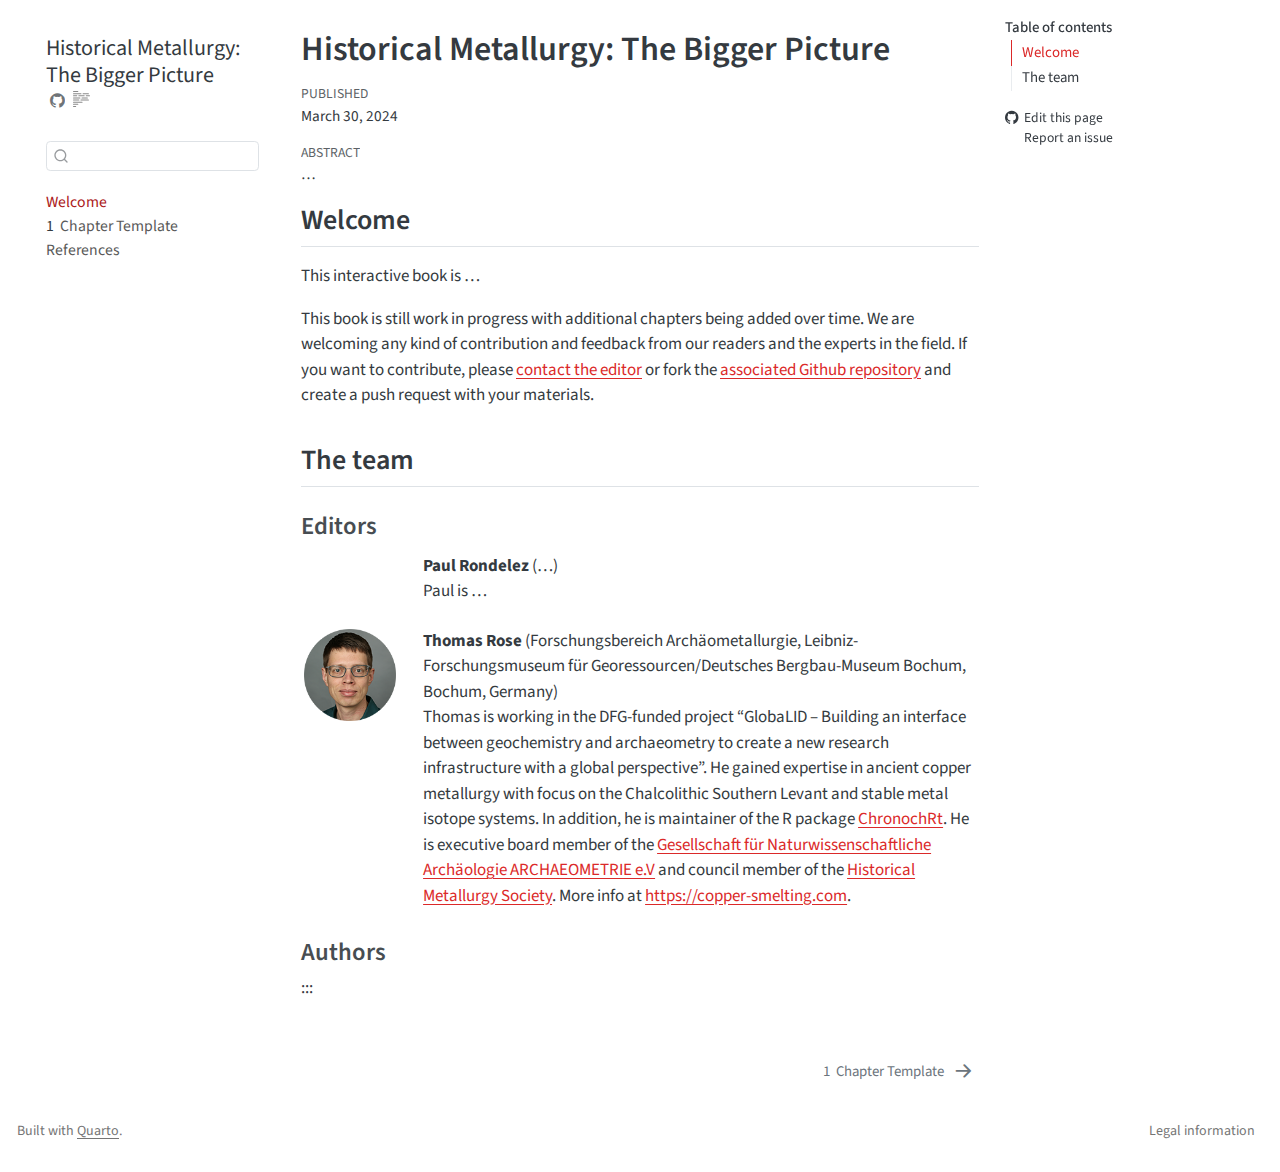
<file: index.html>
<!DOCTYPE html>
<html xmlns="http://www.w3.org/1999/xhtml" lang="en" xml:lang="en"><head>

<meta charset="utf-8">
<meta name="generator" content="quarto-1.4.552">

<meta name="viewport" content="width=device-width, initial-scale=1.0, user-scalable=yes">

<meta name="dcterms.date" content="2024-03-30">

<title>Historical Metallurgy: The Bigger Picture</title>
<style>
code{white-space: pre-wrap;}
span.smallcaps{font-variant: small-caps;}
div.columns{display: flex; gap: min(4vw, 1.5em);}
div.column{flex: auto; overflow-x: auto;}
div.hanging-indent{margin-left: 1.5em; text-indent: -1.5em;}
ul.task-list{list-style: none;}
ul.task-list li input[type="checkbox"] {
  width: 0.8em;
  margin: 0 0.8em 0.2em -1em; /* quarto-specific, see https://github.com/quarto-dev/quarto-cli/issues/4556 */ 
  vertical-align: middle;
}
</style>


<script src="site_libs/quarto-nav/quarto-nav.js"></script>
<script src="site_libs/quarto-nav/headroom.min.js"></script>
<script src="site_libs/clipboard/clipboard.min.js"></script>
<script src="site_libs/quarto-search/autocomplete.umd.js"></script>
<script src="site_libs/quarto-search/fuse.min.js"></script>
<script src="site_libs/quarto-search/quarto-search.js"></script>
<meta name="quarto:offset" content="./">
<link href="./chapter_dummy.html" rel="next">
<script src="site_libs/quarto-html/quarto.js"></script>
<script src="site_libs/quarto-html/popper.min.js"></script>
<script src="site_libs/quarto-html/tippy.umd.min.js"></script>
<script src="site_libs/quarto-html/anchor.min.js"></script>
<link href="site_libs/quarto-html/tippy.css" rel="stylesheet">
<link href="site_libs/quarto-html/quarto-syntax-highlighting.css" rel="stylesheet" id="quarto-text-highlighting-styles">
<script src="site_libs/bootstrap/bootstrap.min.js"></script>
<link href="site_libs/bootstrap/bootstrap-icons.css" rel="stylesheet">
<link href="site_libs/bootstrap/bootstrap.min.css" rel="stylesheet" id="quarto-bootstrap" data-mode="light">
<script id="quarto-search-options" type="application/json">{
  "location": "sidebar",
  "copy-button": false,
  "collapse-after": 3,
  "panel-placement": "start",
  "type": "textbox",
  "limit": 50,
  "keyboard-shortcut": [
    "f",
    "/",
    "s"
  ],
  "show-item-context": false,
  "language": {
    "search-no-results-text": "No results",
    "search-matching-documents-text": "matching documents",
    "search-copy-link-title": "Copy link to search",
    "search-hide-matches-text": "Hide additional matches",
    "search-more-match-text": "more match in this document",
    "search-more-matches-text": "more matches in this document",
    "search-clear-button-title": "Clear",
    "search-text-placeholder": "",
    "search-detached-cancel-button-title": "Cancel",
    "search-submit-button-title": "Submit",
    "search-label": "Search"
  }
}</script>
<style>html{ scroll-behavior: smooth; }</style>


<meta property="og:title" content="Historical Metallurgy: The Bigger Picture">
<meta property="og:description" content="…">
<meta property="og:site_name" content="Historical Metallurgy: The Bigger Picture">
<meta name="twitter:title" content="Historical Metallurgy: The Bigger Picture">
<meta name="twitter:description" content="…">
<meta name="twitter:card" content="summary">
</head>

<body class="nav-sidebar floating">

<div id="quarto-search-results"></div>
  <header id="quarto-header" class="headroom fixed-top">
  <nav class="quarto-secondary-nav">
    <div class="container-fluid d-flex">
      <button type="button" class="quarto-btn-toggle btn" data-bs-toggle="collapse" data-bs-target=".quarto-sidebar-collapse-item" aria-controls="quarto-sidebar" aria-expanded="false" aria-label="Toggle sidebar navigation" onclick="if (window.quartoToggleHeadroom) { window.quartoToggleHeadroom(); }">
        <i class="bi bi-layout-text-sidebar-reverse"></i>
      </button>
        <nav class="quarto-page-breadcrumbs" aria-label="breadcrumb"><ol class="breadcrumb"><li class="breadcrumb-item"><a href="./index.html">Welcome</a></li></ol></nav>
        <a class="flex-grow-1" role="button" data-bs-toggle="collapse" data-bs-target=".quarto-sidebar-collapse-item" aria-controls="quarto-sidebar" aria-expanded="false" aria-label="Toggle sidebar navigation" onclick="if (window.quartoToggleHeadroom) { window.quartoToggleHeadroom(); }">      
        </a>
      <button type="button" class="btn quarto-search-button" aria-label="" onclick="window.quartoOpenSearch();">
        <i class="bi bi-search"></i>
      </button>
    </div>
  </nav>
</header>
<!-- content -->
<div id="quarto-content" class="quarto-container page-columns page-rows-contents page-layout-article">
<!-- sidebar -->
  <nav id="quarto-sidebar" class="sidebar collapse collapse-horizontal quarto-sidebar-collapse-item sidebar-navigation floating overflow-auto">
    <div class="pt-lg-2 mt-2 text-left sidebar-header">
    <div class="sidebar-title mb-0 py-0">
      <a href="./">Historical Metallurgy: The Bigger Picture</a> 
        <div class="sidebar-tools-main">
    <a href="https://github.com/archaeothommy/historical-metallurgy-bigger-picture" title="Source Code" class="quarto-navigation-tool px-1" aria-label="Source Code"><i class="bi bi-github"></i></a>
  <a href="" class="quarto-reader-toggle quarto-navigation-tool px-1" onclick="window.quartoToggleReader(); return false;" title="Toggle reader mode">
  <div class="quarto-reader-toggle-btn">
  <i class="bi"></i>
  </div>
</a>
</div>
    </div>
      </div>
        <div class="mt-2 flex-shrink-0 align-items-center">
        <div class="sidebar-search">
        <div id="quarto-search" class="" title="Search"></div>
        </div>
        </div>
    <div class="sidebar-menu-container"> 
    <ul class="list-unstyled mt-1">
        <li class="sidebar-item">
  <div class="sidebar-item-container"> 
  <a href="./index.html" class="sidebar-item-text sidebar-link active">
 <span class="menu-text">Welcome</span></a>
  </div>
</li>
        <li class="sidebar-item">
  <div class="sidebar-item-container"> 
  <a href="./chapter_dummy.html" class="sidebar-item-text sidebar-link">
 <span class="menu-text"><span class="chapter-number">1</span>&nbsp; <span class="chapter-title">Chapter Template</span></span></a>
  </div>
</li>
        <li class="sidebar-item">
  <div class="sidebar-item-container"> 
  <a href="./references.html" class="sidebar-item-text sidebar-link">
 <span class="menu-text">References</span></a>
  </div>
</li>
    </ul>
    </div>
</nav>
<div id="quarto-sidebar-glass" class="quarto-sidebar-collapse-item" data-bs-toggle="collapse" data-bs-target=".quarto-sidebar-collapse-item"></div>
<!-- margin-sidebar -->
    <div id="quarto-margin-sidebar" class="sidebar margin-sidebar">
        <nav id="TOC" role="doc-toc" class="toc-active">
    <h2 id="toc-title">Table of contents</h2>
   
  <ul>
  <li><a href="#welcome" id="toc-welcome" class="nav-link active" data-scroll-target="#welcome">Welcome</a></li>
  <li><a href="#the-team" id="toc-the-team" class="nav-link" data-scroll-target="#the-team">The team</a>
  <ul class="collapse">
  <li><a href="#editors" id="toc-editors" class="nav-link" data-scroll-target="#editors">Editors</a></li>
  <li><a href="#authors" id="toc-authors" class="nav-link" data-scroll-target="#authors">Authors</a></li>
  </ul></li>
  </ul>
<div class="toc-actions"><ul><li><a href="https://github.com/archaeothommy/historical-metallurgy-bigger-picture/edit/main/index.qmd" class="toc-action"><i class="bi bi-github"></i>Edit this page</a></li><li><a href="https://github.com/archaeothommy/historical-metallurgy-bigger-picture/issues/new" class="toc-action"><i class="bi empty"></i>Report an issue</a></li></ul></div></nav>
    </div>
<!-- main -->
<main class="content" id="quarto-document-content">

<header id="title-block-header" class="quarto-title-block default">
<div class="quarto-title">
<h1 class="title">Historical Metallurgy: The Bigger Picture</h1>
</div>



<div class="quarto-title-meta">

    
    <div>
    <div class="quarto-title-meta-heading">Published</div>
    <div class="quarto-title-meta-contents">
      <p class="date">March 30, 2024</p>
    </div>
  </div>
  
    
  </div>
  
<div>
  <div class="abstract">
    <div class="block-title">Abstract</div>
    <p>…</p>
  </div>
</div>


</header>


<section id="welcome" class="level2 unnumbered">
<h2 class="unnumbered anchored" data-anchor-id="welcome">Welcome</h2>
<p>This interactive book is …</p>
<p>This book is still work in progress with additional chapters being added over time. We are welcoming any kind of contribution and feedback from our readers and the experts in the field. If you want to contribute, please <a href="mailto:prondelez@yahoo.com">contact the editor</a> or fork the <a href="https://github.com/archaeothommy/historical-metallurgy-bigger-picture">associated Github repository</a> and create a push request with your materials.</p>
</section>
<section id="the-team" class="level2">
<h2 class="anchored" data-anchor-id="the-team">The team</h2>
<section id="editors" class="level3">
<h3 class="anchored" data-anchor-id="editors">Editors</h3>
<div>

</div>
<div class="quarto-layout-panel" data-layout="[ 15 , 85 ]">
<div class="quarto-layout-row">
<div id="column-image" class="quarto-layout-cell" style="flex-basis: 15.0%;justify-content: flex-start;">
<!--![](assets/TRose.png) -->
</div>
<div id="column-text" class="quarto-layout-cell" style="flex-basis: 85.0%;justify-content: flex-start;">
<p><strong>Paul Rondelez</strong> (…) <br> Paul is …</p>
</div>
</div>
</div>
<div>

</div>
<div class="quarto-layout-panel" data-layout="[ 15 , 85 ]">
<div class="quarto-layout-row">
<div id="column-image" class="quarto-layout-cell" style="flex-basis: 15.0%;justify-content: center;">
<p><img src="assets/TRose.png" class="img-fluid"></p>
</div>
<div id="column-text" class="quarto-layout-cell" style="flex-basis: 85.0%;justify-content: flex-start;">
<p><strong>Thomas Rose</strong> (Forschungsbereich Archäometallurgie, Leibniz-Forschungsmuseum für Georessourcen/Deutsches Bergbau-Museum Bochum, Bochum, Germany) <br> Thomas is working in the DFG-funded project “GlobaLID – Building an interface between geochemistry and archaeometry to create a new research infrastructure with a global perspective”. He gained expertise in ancient copper metallurgy with focus on the Chalcolithic Southern Levant and stable metal isotope systems. In addition, he is maintainer of the R package <a href="https://cran.r-project.org/package=chronochrt">ChronochRt</a>. He is executive board member of the <a href="https://www.archaeometrie.de/">Gesellschaft für Naturwissenschaftliche Archäologie ARCHAEOMETRIE e.V</a> and council member of the <a href="https://historicalmetallurgy.org">Historical Metallurgy Society</a>. More info at <a href="https://copper-smelting.com" class="uri">https://copper-smelting.com</a>.</p>
</div>
</div>
</div>
</section>
<section id="authors" class="level3">
<h3 class="anchored" data-anchor-id="authors">Authors</h3>
<!--
::: {layout="[ 15 , 85 ]"}

::: {#column-image}
![](cover.png)
:::

::: {#column-text}
**Name** (Affiliation)
::: 

:::
-->

<div class="hidden" data-render-id="footer-right-/about.html">
<p>Legal information</p>
</div>
<p>:::</p>

</section>
</section>

</main> <!-- /main -->
<script id="quarto-html-after-body" type="application/javascript">
window.document.addEventListener("DOMContentLoaded", function (event) {
  const toggleBodyColorMode = (bsSheetEl) => {
    const mode = bsSheetEl.getAttribute("data-mode");
    const bodyEl = window.document.querySelector("body");
    if (mode === "dark") {
      bodyEl.classList.add("quarto-dark");
      bodyEl.classList.remove("quarto-light");
    } else {
      bodyEl.classList.add("quarto-light");
      bodyEl.classList.remove("quarto-dark");
    }
  }
  const toggleBodyColorPrimary = () => {
    const bsSheetEl = window.document.querySelector("link#quarto-bootstrap");
    if (bsSheetEl) {
      toggleBodyColorMode(bsSheetEl);
    }
  }
  toggleBodyColorPrimary();  
  const icon = "";
  const anchorJS = new window.AnchorJS();
  anchorJS.options = {
    placement: 'right',
    icon: icon
  };
  anchorJS.add('.anchored');
  const isCodeAnnotation = (el) => {
    for (const clz of el.classList) {
      if (clz.startsWith('code-annotation-')) {                     
        return true;
      }
    }
    return false;
  }
  const clipboard = new window.ClipboardJS('.code-copy-button', {
    text: function(trigger) {
      const codeEl = trigger.previousElementSibling.cloneNode(true);
      for (const childEl of codeEl.children) {
        if (isCodeAnnotation(childEl)) {
          childEl.remove();
        }
      }
      return codeEl.innerText;
    }
  });
  clipboard.on('success', function(e) {
    // button target
    const button = e.trigger;
    // don't keep focus
    button.blur();
    // flash "checked"
    button.classList.add('code-copy-button-checked');
    var currentTitle = button.getAttribute("title");
    button.setAttribute("title", "Copied!");
    let tooltip;
    if (window.bootstrap) {
      button.setAttribute("data-bs-toggle", "tooltip");
      button.setAttribute("data-bs-placement", "left");
      button.setAttribute("data-bs-title", "Copied!");
      tooltip = new bootstrap.Tooltip(button, 
        { trigger: "manual", 
          customClass: "code-copy-button-tooltip",
          offset: [0, -8]});
      tooltip.show();    
    }
    setTimeout(function() {
      if (tooltip) {
        tooltip.hide();
        button.removeAttribute("data-bs-title");
        button.removeAttribute("data-bs-toggle");
        button.removeAttribute("data-bs-placement");
      }
      button.setAttribute("title", currentTitle);
      button.classList.remove('code-copy-button-checked');
    }, 1000);
    // clear code selection
    e.clearSelection();
  });
    var localhostRegex = new RegExp(/^(?:http|https):\/\/localhost\:?[0-9]*\//);
    var mailtoRegex = new RegExp(/^mailto:/);
      var filterRegex = new RegExp("https:\/\/archaeothommy\.github\.io\/historical-metallurgy-bigger-picture\/");
    var isInternal = (href) => {
        return filterRegex.test(href) || localhostRegex.test(href) || mailtoRegex.test(href);
    }
    // Inspect non-navigation links and adorn them if external
 	var links = window.document.querySelectorAll('a[href]:not(.nav-link):not(.navbar-brand):not(.toc-action):not(.sidebar-link):not(.sidebar-item-toggle):not(.pagination-link):not(.no-external):not([aria-hidden]):not(.dropdown-item):not(.quarto-navigation-tool)');
    for (var i=0; i<links.length; i++) {
      const link = links[i];
      if (!isInternal(link.href)) {
        // undo the damage that might have been done by quarto-nav.js in the case of
        // links that we want to consider external
        if (link.dataset.originalHref !== undefined) {
          link.href = link.dataset.originalHref;
        }
          // target, if specified
          link.setAttribute("target", "_blank");
          if (link.getAttribute("rel") === null) {
            link.setAttribute("rel", "noopener");
          }
      }
    }
  function tippyHover(el, contentFn, onTriggerFn, onUntriggerFn) {
    const config = {
      allowHTML: true,
      maxWidth: 500,
      delay: 100,
      arrow: false,
      appendTo: function(el) {
          return el.parentElement;
      },
      interactive: true,
      interactiveBorder: 10,
      theme: 'quarto',
      placement: 'bottom-start',
    };
    if (contentFn) {
      config.content = contentFn;
    }
    if (onTriggerFn) {
      config.onTrigger = onTriggerFn;
    }
    if (onUntriggerFn) {
      config.onUntrigger = onUntriggerFn;
    }
    window.tippy(el, config); 
  }
  const noterefs = window.document.querySelectorAll('a[role="doc-noteref"]');
  for (var i=0; i<noterefs.length; i++) {
    const ref = noterefs[i];
    tippyHover(ref, function() {
      // use id or data attribute instead here
      let href = ref.getAttribute('data-footnote-href') || ref.getAttribute('href');
      try { href = new URL(href).hash; } catch {}
      const id = href.replace(/^#\/?/, "");
      const note = window.document.getElementById(id);
      if (note) {
        return note.innerHTML;
      } else {
        return "";
      }
    });
  }
  const xrefs = window.document.querySelectorAll('a.quarto-xref');
  const processXRef = (id, note) => {
    // Strip column container classes
    const stripColumnClz = (el) => {
      el.classList.remove("page-full", "page-columns");
      if (el.children) {
        for (const child of el.children) {
          stripColumnClz(child);
        }
      }
    }
    stripColumnClz(note)
    if (id === null || id.startsWith('sec-')) {
      // Special case sections, only their first couple elements
      const container = document.createElement("div");
      if (note.children && note.children.length > 2) {
        container.appendChild(note.children[0].cloneNode(true));
        for (let i = 1; i < note.children.length; i++) {
          const child = note.children[i];
          if (child.tagName === "P" && child.innerText === "") {
            continue;
          } else {
            container.appendChild(child.cloneNode(true));
            break;
          }
        }
        if (window.Quarto?.typesetMath) {
          window.Quarto.typesetMath(container);
        }
        return container.innerHTML
      } else {
        if (window.Quarto?.typesetMath) {
          window.Quarto.typesetMath(note);
        }
        return note.innerHTML;
      }
    } else {
      // Remove any anchor links if they are present
      const anchorLink = note.querySelector('a.anchorjs-link');
      if (anchorLink) {
        anchorLink.remove();
      }
      if (window.Quarto?.typesetMath) {
        window.Quarto.typesetMath(note);
      }
      // TODO in 1.5, we should make sure this works without a callout special case
      if (note.classList.contains("callout")) {
        return note.outerHTML;
      } else {
        return note.innerHTML;
      }
    }
  }
  for (var i=0; i<xrefs.length; i++) {
    const xref = xrefs[i];
    tippyHover(xref, undefined, function(instance) {
      instance.disable();
      let url = xref.getAttribute('href');
      let hash = undefined; 
      if (url.startsWith('#')) {
        hash = url;
      } else {
        try { hash = new URL(url).hash; } catch {}
      }
      if (hash) {
        const id = hash.replace(/^#\/?/, "");
        const note = window.document.getElementById(id);
        if (note !== null) {
          try {
            const html = processXRef(id, note.cloneNode(true));
            instance.setContent(html);
          } finally {
            instance.enable();
            instance.show();
          }
        } else {
          // See if we can fetch this
          fetch(url.split('#')[0])
          .then(res => res.text())
          .then(html => {
            const parser = new DOMParser();
            const htmlDoc = parser.parseFromString(html, "text/html");
            const note = htmlDoc.getElementById(id);
            if (note !== null) {
              const html = processXRef(id, note);
              instance.setContent(html);
            } 
          }).finally(() => {
            instance.enable();
            instance.show();
          });
        }
      } else {
        // See if we can fetch a full url (with no hash to target)
        // This is a special case and we should probably do some content thinning / targeting
        fetch(url)
        .then(res => res.text())
        .then(html => {
          const parser = new DOMParser();
          const htmlDoc = parser.parseFromString(html, "text/html");
          const note = htmlDoc.querySelector('main.content');
          if (note !== null) {
            // This should only happen for chapter cross references
            // (since there is no id in the URL)
            // remove the first header
            if (note.children.length > 0 && note.children[0].tagName === "HEADER") {
              note.children[0].remove();
            }
            const html = processXRef(null, note);
            instance.setContent(html);
          } 
        }).finally(() => {
          instance.enable();
          instance.show();
        });
      }
    }, function(instance) {
    });
  }
      let selectedAnnoteEl;
      const selectorForAnnotation = ( cell, annotation) => {
        let cellAttr = 'data-code-cell="' + cell + '"';
        let lineAttr = 'data-code-annotation="' +  annotation + '"';
        const selector = 'span[' + cellAttr + '][' + lineAttr + ']';
        return selector;
      }
      const selectCodeLines = (annoteEl) => {
        const doc = window.document;
        const targetCell = annoteEl.getAttribute("data-target-cell");
        const targetAnnotation = annoteEl.getAttribute("data-target-annotation");
        const annoteSpan = window.document.querySelector(selectorForAnnotation(targetCell, targetAnnotation));
        const lines = annoteSpan.getAttribute("data-code-lines").split(",");
        const lineIds = lines.map((line) => {
          return targetCell + "-" + line;
        })
        let top = null;
        let height = null;
        let parent = null;
        if (lineIds.length > 0) {
            //compute the position of the single el (top and bottom and make a div)
            const el = window.document.getElementById(lineIds[0]);
            top = el.offsetTop;
            height = el.offsetHeight;
            parent = el.parentElement.parentElement;
          if (lineIds.length > 1) {
            const lastEl = window.document.getElementById(lineIds[lineIds.length - 1]);
            const bottom = lastEl.offsetTop + lastEl.offsetHeight;
            height = bottom - top;
          }
          if (top !== null && height !== null && parent !== null) {
            // cook up a div (if necessary) and position it 
            let div = window.document.getElementById("code-annotation-line-highlight");
            if (div === null) {
              div = window.document.createElement("div");
              div.setAttribute("id", "code-annotation-line-highlight");
              div.style.position = 'absolute';
              parent.appendChild(div);
            }
            div.style.top = top - 2 + "px";
            div.style.height = height + 4 + "px";
            div.style.left = 0;
            let gutterDiv = window.document.getElementById("code-annotation-line-highlight-gutter");
            if (gutterDiv === null) {
              gutterDiv = window.document.createElement("div");
              gutterDiv.setAttribute("id", "code-annotation-line-highlight-gutter");
              gutterDiv.style.position = 'absolute';
              const codeCell = window.document.getElementById(targetCell);
              const gutter = codeCell.querySelector('.code-annotation-gutter');
              gutter.appendChild(gutterDiv);
            }
            gutterDiv.style.top = top - 2 + "px";
            gutterDiv.style.height = height + 4 + "px";
          }
          selectedAnnoteEl = annoteEl;
        }
      };
      const unselectCodeLines = () => {
        const elementsIds = ["code-annotation-line-highlight", "code-annotation-line-highlight-gutter"];
        elementsIds.forEach((elId) => {
          const div = window.document.getElementById(elId);
          if (div) {
            div.remove();
          }
        });
        selectedAnnoteEl = undefined;
      };
        // Handle positioning of the toggle
    window.addEventListener(
      "resize",
      throttle(() => {
        elRect = undefined;
        if (selectedAnnoteEl) {
          selectCodeLines(selectedAnnoteEl);
        }
      }, 10)
    );
    function throttle(fn, ms) {
    let throttle = false;
    let timer;
      return (...args) => {
        if(!throttle) { // first call gets through
            fn.apply(this, args);
            throttle = true;
        } else { // all the others get throttled
            if(timer) clearTimeout(timer); // cancel #2
            timer = setTimeout(() => {
              fn.apply(this, args);
              timer = throttle = false;
            }, ms);
        }
      };
    }
      // Attach click handler to the DT
      const annoteDls = window.document.querySelectorAll('dt[data-target-cell]');
      for (const annoteDlNode of annoteDls) {
        annoteDlNode.addEventListener('click', (event) => {
          const clickedEl = event.target;
          if (clickedEl !== selectedAnnoteEl) {
            unselectCodeLines();
            const activeEl = window.document.querySelector('dt[data-target-cell].code-annotation-active');
            if (activeEl) {
              activeEl.classList.remove('code-annotation-active');
            }
            selectCodeLines(clickedEl);
            clickedEl.classList.add('code-annotation-active');
          } else {
            // Unselect the line
            unselectCodeLines();
            clickedEl.classList.remove('code-annotation-active');
          }
        });
      }
  const findCites = (el) => {
    const parentEl = el.parentElement;
    if (parentEl) {
      const cites = parentEl.dataset.cites;
      if (cites) {
        return {
          el,
          cites: cites.split(' ')
        };
      } else {
        return findCites(el.parentElement)
      }
    } else {
      return undefined;
    }
  };
  var bibliorefs = window.document.querySelectorAll('a[role="doc-biblioref"]');
  for (var i=0; i<bibliorefs.length; i++) {
    const ref = bibliorefs[i];
    const citeInfo = findCites(ref);
    if (citeInfo) {
      tippyHover(citeInfo.el, function() {
        var popup = window.document.createElement('div');
        citeInfo.cites.forEach(function(cite) {
          var citeDiv = window.document.createElement('div');
          citeDiv.classList.add('hanging-indent');
          citeDiv.classList.add('csl-entry');
          var biblioDiv = window.document.getElementById('ref-' + cite);
          if (biblioDiv) {
            citeDiv.innerHTML = biblioDiv.innerHTML;
          }
          popup.appendChild(citeDiv);
        });
        return popup.innerHTML;
      });
    }
  }
});
</script>
<nav class="page-navigation">
  <div class="nav-page nav-page-previous">
  </div>
  <div class="nav-page nav-page-next">
      <a href="./chapter_dummy.html" class="pagination-link" aria-label="Chapter Template">
        <span class="nav-page-text"><span class="chapter-number">1</span>&nbsp; <span class="chapter-title">Chapter Template</span></span> <i class="bi bi-arrow-right-short"></i>
      </a>
  </div>
</nav>
</div> <!-- /content -->
<footer class="footer">
  <div class="nav-footer">
    <div class="nav-footer-left">
      <ul class="footer-items list-unstyled">
    <li class="nav-item">
 Built with <a href="https://quarto.org/">Quarto</a>.
  </li>  
</ul>
    </div>   
    <div class="nav-footer-center">
      &nbsp;
    <div class="toc-actions d-sm-block d-md-none"><ul><li><a href="https://github.com/archaeothommy/historical-metallurgy-bigger-picture/edit/main/index.qmd" class="toc-action"><i class="bi bi-github"></i>Edit this page</a></li><li><a href="https://github.com/archaeothommy/historical-metallurgy-bigger-picture/issues/new" class="toc-action"><i class="bi empty"></i>Report an issue</a></li></ul></div></div>
    <div class="nav-footer-right">
      <ul class="footer-items list-unstyled">
    <li class="nav-item">
    <a class="nav-link" href="./about.html">
 Legal information
    </a>
  </li>  
</ul>
    </div>
  </div>
</footer>




<script src="site_libs/quarto-html/zenscroll-min.js"></script>
</body></html>
</file>
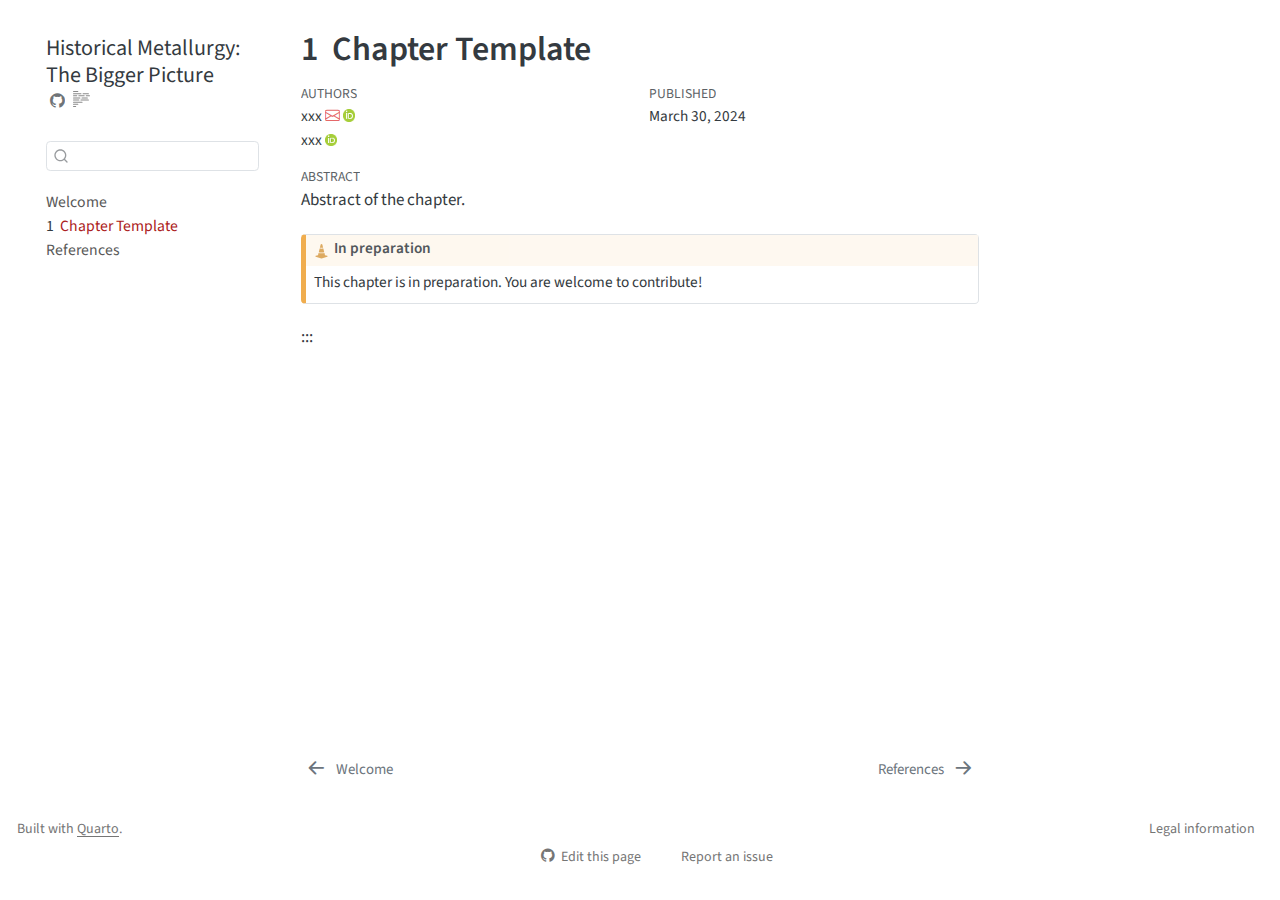
<file: chapter_dummy.html>
<!DOCTYPE html>
<html xmlns="http://www.w3.org/1999/xhtml" lang="en" xml:lang="en"><head>

<meta charset="utf-8">
<meta name="generator" content="quarto-1.4.552">

<meta name="viewport" content="width=device-width, initial-scale=1.0, user-scalable=yes">

<meta name="author" content="xxx">
<meta name="author" content="xxx">
<meta name="dcterms.date" content="2024-03-30">

<title>Historical Metallurgy: The Bigger Picture - 1&nbsp; Chapter Template</title>
<style>
code{white-space: pre-wrap;}
span.smallcaps{font-variant: small-caps;}
div.columns{display: flex; gap: min(4vw, 1.5em);}
div.column{flex: auto; overflow-x: auto;}
div.hanging-indent{margin-left: 1.5em; text-indent: -1.5em;}
ul.task-list{list-style: none;}
ul.task-list li input[type="checkbox"] {
  width: 0.8em;
  margin: 0 0.8em 0.2em -1em; /* quarto-specific, see https://github.com/quarto-dev/quarto-cli/issues/4556 */ 
  vertical-align: middle;
}
</style>


<script src="site_libs/quarto-nav/quarto-nav.js"></script>
<script src="site_libs/quarto-nav/headroom.min.js"></script>
<script src="site_libs/clipboard/clipboard.min.js"></script>
<script src="site_libs/quarto-search/autocomplete.umd.js"></script>
<script src="site_libs/quarto-search/fuse.min.js"></script>
<script src="site_libs/quarto-search/quarto-search.js"></script>
<meta name="quarto:offset" content="./">
<link href="./references.html" rel="next">
<link href="./index.html" rel="prev">
<script src="site_libs/quarto-html/quarto.js"></script>
<script src="site_libs/quarto-html/popper.min.js"></script>
<script src="site_libs/quarto-html/tippy.umd.min.js"></script>
<script src="site_libs/quarto-html/anchor.min.js"></script>
<link href="site_libs/quarto-html/tippy.css" rel="stylesheet">
<link href="site_libs/quarto-html/quarto-syntax-highlighting.css" rel="stylesheet" id="quarto-text-highlighting-styles">
<script src="site_libs/bootstrap/bootstrap.min.js"></script>
<link href="site_libs/bootstrap/bootstrap-icons.css" rel="stylesheet">
<link href="site_libs/bootstrap/bootstrap.min.css" rel="stylesheet" id="quarto-bootstrap" data-mode="light">
<script id="quarto-search-options" type="application/json">{
  "location": "sidebar",
  "copy-button": false,
  "collapse-after": 3,
  "panel-placement": "start",
  "type": "textbox",
  "limit": 50,
  "keyboard-shortcut": [
    "f",
    "/",
    "s"
  ],
  "show-item-context": false,
  "language": {
    "search-no-results-text": "No results",
    "search-matching-documents-text": "matching documents",
    "search-copy-link-title": "Copy link to search",
    "search-hide-matches-text": "Hide additional matches",
    "search-more-match-text": "more match in this document",
    "search-more-matches-text": "more matches in this document",
    "search-clear-button-title": "Clear",
    "search-text-placeholder": "",
    "search-detached-cancel-button-title": "Cancel",
    "search-submit-button-title": "Submit",
    "search-label": "Search"
  }
}</script>
<style>html{ scroll-behavior: smooth; }</style>


<meta property="og:title" content="Historical Metallurgy: The Bigger Picture - 1&nbsp; Chapter Template">
<meta property="og:description" content="Abstract of the chapter.">
<meta property="og:image" content="https://archaeothommy.github.io/historical-metallurgy-bigger-picture/[data-uri]">
<meta property="og:site_name" content="Historical Metallurgy: The Bigger Picture">
<meta name="twitter:title" content="Historical Metallurgy: The Bigger Picture - 1&nbsp; Chapter Template">
<meta name="twitter:description" content="Abstract of the chapter.">
<meta name="twitter:image" content="https://archaeothommy.github.io/historical-metallurgy-bigger-picture/[data-uri]">
<meta name="twitter:card" content="summary_large_image">
</head>

<body class="nav-sidebar floating">

<div id="quarto-search-results"></div>
  <header id="quarto-header" class="headroom fixed-top">
  <nav class="quarto-secondary-nav">
    <div class="container-fluid d-flex">
      <button type="button" class="quarto-btn-toggle btn" data-bs-toggle="collapse" data-bs-target=".quarto-sidebar-collapse-item" aria-controls="quarto-sidebar" aria-expanded="false" aria-label="Toggle sidebar navigation" onclick="if (window.quartoToggleHeadroom) { window.quartoToggleHeadroom(); }">
        <i class="bi bi-layout-text-sidebar-reverse"></i>
      </button>
        <nav class="quarto-page-breadcrumbs" aria-label="breadcrumb"><ol class="breadcrumb"><li class="breadcrumb-item"><a href="./chapter_dummy.html"><span class="chapter-number">1</span>&nbsp; <span class="chapter-title">Chapter Template</span></a></li></ol></nav>
        <a class="flex-grow-1" role="button" data-bs-toggle="collapse" data-bs-target=".quarto-sidebar-collapse-item" aria-controls="quarto-sidebar" aria-expanded="false" aria-label="Toggle sidebar navigation" onclick="if (window.quartoToggleHeadroom) { window.quartoToggleHeadroom(); }">      
        </a>
      <button type="button" class="btn quarto-search-button" aria-label="" onclick="window.quartoOpenSearch();">
        <i class="bi bi-search"></i>
      </button>
    </div>
  </nav>
</header>
<!-- content -->
<div id="quarto-content" class="quarto-container page-columns page-rows-contents page-layout-article">
<!-- sidebar -->
  <nav id="quarto-sidebar" class="sidebar collapse collapse-horizontal quarto-sidebar-collapse-item sidebar-navigation floating overflow-auto">
    <div class="pt-lg-2 mt-2 text-left sidebar-header">
    <div class="sidebar-title mb-0 py-0">
      <a href="./">Historical Metallurgy: The Bigger Picture</a> 
        <div class="sidebar-tools-main">
    <a href="https://github.com/archaeothommy/historical-metallurgy-bigger-picture" title="Source Code" class="quarto-navigation-tool px-1" aria-label="Source Code"><i class="bi bi-github"></i></a>
  <a href="" class="quarto-reader-toggle quarto-navigation-tool px-1" onclick="window.quartoToggleReader(); return false;" title="Toggle reader mode">
  <div class="quarto-reader-toggle-btn">
  <i class="bi"></i>
  </div>
</a>
</div>
    </div>
      </div>
        <div class="mt-2 flex-shrink-0 align-items-center">
        <div class="sidebar-search">
        <div id="quarto-search" class="" title="Search"></div>
        </div>
        </div>
    <div class="sidebar-menu-container"> 
    <ul class="list-unstyled mt-1">
        <li class="sidebar-item">
  <div class="sidebar-item-container"> 
  <a href="./index.html" class="sidebar-item-text sidebar-link">
 <span class="menu-text">Welcome</span></a>
  </div>
</li>
        <li class="sidebar-item">
  <div class="sidebar-item-container"> 
  <a href="./chapter_dummy.html" class="sidebar-item-text sidebar-link active">
 <span class="menu-text"><span class="chapter-number">1</span>&nbsp; <span class="chapter-title">Chapter Template</span></span></a>
  </div>
</li>
        <li class="sidebar-item">
  <div class="sidebar-item-container"> 
  <a href="./references.html" class="sidebar-item-text sidebar-link">
 <span class="menu-text">References</span></a>
  </div>
</li>
    </ul>
    </div>
</nav>
<div id="quarto-sidebar-glass" class="quarto-sidebar-collapse-item" data-bs-toggle="collapse" data-bs-target=".quarto-sidebar-collapse-item"></div>
<!-- margin-sidebar -->
    <div id="quarto-margin-sidebar" class="sidebar margin-sidebar">
        
    </div>
<!-- main -->
<main class="content" id="quarto-document-content">

<header id="title-block-header" class="quarto-title-block default">
<div class="quarto-title">
<h1 class="title"><span class="chapter-number">1</span>&nbsp; <span class="chapter-title">Chapter Template</span></h1>
</div>



<div class="quarto-title-meta">

    <div>
    <div class="quarto-title-meta-heading">Authors</div>
    <div class="quarto-title-meta-contents">
             <p>xxx <a href="mailto:a@b.c" class="quarto-title-author-email"><i class="bi bi-envelope"></i></a> <a href="https://orcid.org/0000-0001-2345-6789" class="quarto-title-author-orcid"> <img src="[data-uri]"></a></p>
             <p>xxx <a href="https://orcid.org/0000-0001-2345-6789" class="quarto-title-author-orcid"> <img src="[data-uri]"></a></p>
          </div>
  </div>
    
    <div>
    <div class="quarto-title-meta-heading">Published</div>
    <div class="quarto-title-meta-contents">
      <p class="date">March 30, 2024</p>
    </div>
  </div>
  
    
  </div>
  
<div>
  <div class="abstract">
    <div class="block-title">Abstract</div>
    Abstract of the chapter.
  </div>
</div>


</header>


<div class="callout callout-style-default callout-caution callout-titled" title="In preparation">
<div class="callout-header d-flex align-content-center">
<div class="callout-icon-container">
<i class="callout-icon"></i>
</div>
<div class="callout-title-container flex-fill">
In preparation
</div>
</div>
<div class="callout-body-container callout-body">
<p>This chapter is in preparation. You are welcome to contribute!</p>
</div>
</div>

<div class="hidden" data-render-id="footer-right-/about.html">
<p>Legal information</p>
</div>
<p>:::</p>


</main> <!-- /main -->
<script id="quarto-html-after-body" type="application/javascript">
window.document.addEventListener("DOMContentLoaded", function (event) {
  const toggleBodyColorMode = (bsSheetEl) => {
    const mode = bsSheetEl.getAttribute("data-mode");
    const bodyEl = window.document.querySelector("body");
    if (mode === "dark") {
      bodyEl.classList.add("quarto-dark");
      bodyEl.classList.remove("quarto-light");
    } else {
      bodyEl.classList.add("quarto-light");
      bodyEl.classList.remove("quarto-dark");
    }
  }
  const toggleBodyColorPrimary = () => {
    const bsSheetEl = window.document.querySelector("link#quarto-bootstrap");
    if (bsSheetEl) {
      toggleBodyColorMode(bsSheetEl);
    }
  }
  toggleBodyColorPrimary();  
  const icon = "";
  const anchorJS = new window.AnchorJS();
  anchorJS.options = {
    placement: 'right',
    icon: icon
  };
  anchorJS.add('.anchored');
  const isCodeAnnotation = (el) => {
    for (const clz of el.classList) {
      if (clz.startsWith('code-annotation-')) {                     
        return true;
      }
    }
    return false;
  }
  const clipboard = new window.ClipboardJS('.code-copy-button', {
    text: function(trigger) {
      const codeEl = trigger.previousElementSibling.cloneNode(true);
      for (const childEl of codeEl.children) {
        if (isCodeAnnotation(childEl)) {
          childEl.remove();
        }
      }
      return codeEl.innerText;
    }
  });
  clipboard.on('success', function(e) {
    // button target
    const button = e.trigger;
    // don't keep focus
    button.blur();
    // flash "checked"
    button.classList.add('code-copy-button-checked');
    var currentTitle = button.getAttribute("title");
    button.setAttribute("title", "Copied!");
    let tooltip;
    if (window.bootstrap) {
      button.setAttribute("data-bs-toggle", "tooltip");
      button.setAttribute("data-bs-placement", "left");
      button.setAttribute("data-bs-title", "Copied!");
      tooltip = new bootstrap.Tooltip(button, 
        { trigger: "manual", 
          customClass: "code-copy-button-tooltip",
          offset: [0, -8]});
      tooltip.show();    
    }
    setTimeout(function() {
      if (tooltip) {
        tooltip.hide();
        button.removeAttribute("data-bs-title");
        button.removeAttribute("data-bs-toggle");
        button.removeAttribute("data-bs-placement");
      }
      button.setAttribute("title", currentTitle);
      button.classList.remove('code-copy-button-checked');
    }, 1000);
    // clear code selection
    e.clearSelection();
  });
    var localhostRegex = new RegExp(/^(?:http|https):\/\/localhost\:?[0-9]*\//);
    var mailtoRegex = new RegExp(/^mailto:/);
      var filterRegex = new RegExp("https:\/\/archaeothommy\.github\.io\/historical-metallurgy-bigger-picture\/");
    var isInternal = (href) => {
        return filterRegex.test(href) || localhostRegex.test(href) || mailtoRegex.test(href);
    }
    // Inspect non-navigation links and adorn them if external
 	var links = window.document.querySelectorAll('a[href]:not(.nav-link):not(.navbar-brand):not(.toc-action):not(.sidebar-link):not(.sidebar-item-toggle):not(.pagination-link):not(.no-external):not([aria-hidden]):not(.dropdown-item):not(.quarto-navigation-tool)');
    for (var i=0; i<links.length; i++) {
      const link = links[i];
      if (!isInternal(link.href)) {
        // undo the damage that might have been done by quarto-nav.js in the case of
        // links that we want to consider external
        if (link.dataset.originalHref !== undefined) {
          link.href = link.dataset.originalHref;
        }
          // target, if specified
          link.setAttribute("target", "_blank");
          if (link.getAttribute("rel") === null) {
            link.setAttribute("rel", "noopener");
          }
      }
    }
  function tippyHover(el, contentFn, onTriggerFn, onUntriggerFn) {
    const config = {
      allowHTML: true,
      maxWidth: 500,
      delay: 100,
      arrow: false,
      appendTo: function(el) {
          return el.parentElement;
      },
      interactive: true,
      interactiveBorder: 10,
      theme: 'quarto',
      placement: 'bottom-start',
    };
    if (contentFn) {
      config.content = contentFn;
    }
    if (onTriggerFn) {
      config.onTrigger = onTriggerFn;
    }
    if (onUntriggerFn) {
      config.onUntrigger = onUntriggerFn;
    }
    window.tippy(el, config); 
  }
  const noterefs = window.document.querySelectorAll('a[role="doc-noteref"]');
  for (var i=0; i<noterefs.length; i++) {
    const ref = noterefs[i];
    tippyHover(ref, function() {
      // use id or data attribute instead here
      let href = ref.getAttribute('data-footnote-href') || ref.getAttribute('href');
      try { href = new URL(href).hash; } catch {}
      const id = href.replace(/^#\/?/, "");
      const note = window.document.getElementById(id);
      if (note) {
        return note.innerHTML;
      } else {
        return "";
      }
    });
  }
  const xrefs = window.document.querySelectorAll('a.quarto-xref');
  const processXRef = (id, note) => {
    // Strip column container classes
    const stripColumnClz = (el) => {
      el.classList.remove("page-full", "page-columns");
      if (el.children) {
        for (const child of el.children) {
          stripColumnClz(child);
        }
      }
    }
    stripColumnClz(note)
    if (id === null || id.startsWith('sec-')) {
      // Special case sections, only their first couple elements
      const container = document.createElement("div");
      if (note.children && note.children.length > 2) {
        container.appendChild(note.children[0].cloneNode(true));
        for (let i = 1; i < note.children.length; i++) {
          const child = note.children[i];
          if (child.tagName === "P" && child.innerText === "") {
            continue;
          } else {
            container.appendChild(child.cloneNode(true));
            break;
          }
        }
        if (window.Quarto?.typesetMath) {
          window.Quarto.typesetMath(container);
        }
        return container.innerHTML
      } else {
        if (window.Quarto?.typesetMath) {
          window.Quarto.typesetMath(note);
        }
        return note.innerHTML;
      }
    } else {
      // Remove any anchor links if they are present
      const anchorLink = note.querySelector('a.anchorjs-link');
      if (anchorLink) {
        anchorLink.remove();
      }
      if (window.Quarto?.typesetMath) {
        window.Quarto.typesetMath(note);
      }
      // TODO in 1.5, we should make sure this works without a callout special case
      if (note.classList.contains("callout")) {
        return note.outerHTML;
      } else {
        return note.innerHTML;
      }
    }
  }
  for (var i=0; i<xrefs.length; i++) {
    const xref = xrefs[i];
    tippyHover(xref, undefined, function(instance) {
      instance.disable();
      let url = xref.getAttribute('href');
      let hash = undefined; 
      if (url.startsWith('#')) {
        hash = url;
      } else {
        try { hash = new URL(url).hash; } catch {}
      }
      if (hash) {
        const id = hash.replace(/^#\/?/, "");
        const note = window.document.getElementById(id);
        if (note !== null) {
          try {
            const html = processXRef(id, note.cloneNode(true));
            instance.setContent(html);
          } finally {
            instance.enable();
            instance.show();
          }
        } else {
          // See if we can fetch this
          fetch(url.split('#')[0])
          .then(res => res.text())
          .then(html => {
            const parser = new DOMParser();
            const htmlDoc = parser.parseFromString(html, "text/html");
            const note = htmlDoc.getElementById(id);
            if (note !== null) {
              const html = processXRef(id, note);
              instance.setContent(html);
            } 
          }).finally(() => {
            instance.enable();
            instance.show();
          });
        }
      } else {
        // See if we can fetch a full url (with no hash to target)
        // This is a special case and we should probably do some content thinning / targeting
        fetch(url)
        .then(res => res.text())
        .then(html => {
          const parser = new DOMParser();
          const htmlDoc = parser.parseFromString(html, "text/html");
          const note = htmlDoc.querySelector('main.content');
          if (note !== null) {
            // This should only happen for chapter cross references
            // (since there is no id in the URL)
            // remove the first header
            if (note.children.length > 0 && note.children[0].tagName === "HEADER") {
              note.children[0].remove();
            }
            const html = processXRef(null, note);
            instance.setContent(html);
          } 
        }).finally(() => {
          instance.enable();
          instance.show();
        });
      }
    }, function(instance) {
    });
  }
      let selectedAnnoteEl;
      const selectorForAnnotation = ( cell, annotation) => {
        let cellAttr = 'data-code-cell="' + cell + '"';
        let lineAttr = 'data-code-annotation="' +  annotation + '"';
        const selector = 'span[' + cellAttr + '][' + lineAttr + ']';
        return selector;
      }
      const selectCodeLines = (annoteEl) => {
        const doc = window.document;
        const targetCell = annoteEl.getAttribute("data-target-cell");
        const targetAnnotation = annoteEl.getAttribute("data-target-annotation");
        const annoteSpan = window.document.querySelector(selectorForAnnotation(targetCell, targetAnnotation));
        const lines = annoteSpan.getAttribute("data-code-lines").split(",");
        const lineIds = lines.map((line) => {
          return targetCell + "-" + line;
        })
        let top = null;
        let height = null;
        let parent = null;
        if (lineIds.length > 0) {
            //compute the position of the single el (top and bottom and make a div)
            const el = window.document.getElementById(lineIds[0]);
            top = el.offsetTop;
            height = el.offsetHeight;
            parent = el.parentElement.parentElement;
          if (lineIds.length > 1) {
            const lastEl = window.document.getElementById(lineIds[lineIds.length - 1]);
            const bottom = lastEl.offsetTop + lastEl.offsetHeight;
            height = bottom - top;
          }
          if (top !== null && height !== null && parent !== null) {
            // cook up a div (if necessary) and position it 
            let div = window.document.getElementById("code-annotation-line-highlight");
            if (div === null) {
              div = window.document.createElement("div");
              div.setAttribute("id", "code-annotation-line-highlight");
              div.style.position = 'absolute';
              parent.appendChild(div);
            }
            div.style.top = top - 2 + "px";
            div.style.height = height + 4 + "px";
            div.style.left = 0;
            let gutterDiv = window.document.getElementById("code-annotation-line-highlight-gutter");
            if (gutterDiv === null) {
              gutterDiv = window.document.createElement("div");
              gutterDiv.setAttribute("id", "code-annotation-line-highlight-gutter");
              gutterDiv.style.position = 'absolute';
              const codeCell = window.document.getElementById(targetCell);
              const gutter = codeCell.querySelector('.code-annotation-gutter');
              gutter.appendChild(gutterDiv);
            }
            gutterDiv.style.top = top - 2 + "px";
            gutterDiv.style.height = height + 4 + "px";
          }
          selectedAnnoteEl = annoteEl;
        }
      };
      const unselectCodeLines = () => {
        const elementsIds = ["code-annotation-line-highlight", "code-annotation-line-highlight-gutter"];
        elementsIds.forEach((elId) => {
          const div = window.document.getElementById(elId);
          if (div) {
            div.remove();
          }
        });
        selectedAnnoteEl = undefined;
      };
        // Handle positioning of the toggle
    window.addEventListener(
      "resize",
      throttle(() => {
        elRect = undefined;
        if (selectedAnnoteEl) {
          selectCodeLines(selectedAnnoteEl);
        }
      }, 10)
    );
    function throttle(fn, ms) {
    let throttle = false;
    let timer;
      return (...args) => {
        if(!throttle) { // first call gets through
            fn.apply(this, args);
            throttle = true;
        } else { // all the others get throttled
            if(timer) clearTimeout(timer); // cancel #2
            timer = setTimeout(() => {
              fn.apply(this, args);
              timer = throttle = false;
            }, ms);
        }
      };
    }
      // Attach click handler to the DT
      const annoteDls = window.document.querySelectorAll('dt[data-target-cell]');
      for (const annoteDlNode of annoteDls) {
        annoteDlNode.addEventListener('click', (event) => {
          const clickedEl = event.target;
          if (clickedEl !== selectedAnnoteEl) {
            unselectCodeLines();
            const activeEl = window.document.querySelector('dt[data-target-cell].code-annotation-active');
            if (activeEl) {
              activeEl.classList.remove('code-annotation-active');
            }
            selectCodeLines(clickedEl);
            clickedEl.classList.add('code-annotation-active');
          } else {
            // Unselect the line
            unselectCodeLines();
            clickedEl.classList.remove('code-annotation-active');
          }
        });
      }
  const findCites = (el) => {
    const parentEl = el.parentElement;
    if (parentEl) {
      const cites = parentEl.dataset.cites;
      if (cites) {
        return {
          el,
          cites: cites.split(' ')
        };
      } else {
        return findCites(el.parentElement)
      }
    } else {
      return undefined;
    }
  };
  var bibliorefs = window.document.querySelectorAll('a[role="doc-biblioref"]');
  for (var i=0; i<bibliorefs.length; i++) {
    const ref = bibliorefs[i];
    const citeInfo = findCites(ref);
    if (citeInfo) {
      tippyHover(citeInfo.el, function() {
        var popup = window.document.createElement('div');
        citeInfo.cites.forEach(function(cite) {
          var citeDiv = window.document.createElement('div');
          citeDiv.classList.add('hanging-indent');
          citeDiv.classList.add('csl-entry');
          var biblioDiv = window.document.getElementById('ref-' + cite);
          if (biblioDiv) {
            citeDiv.innerHTML = biblioDiv.innerHTML;
          }
          popup.appendChild(citeDiv);
        });
        return popup.innerHTML;
      });
    }
  }
});
</script>
<nav class="page-navigation">
  <div class="nav-page nav-page-previous">
      <a href="./index.html" class="pagination-link" aria-label="Welcome">
        <i class="bi bi-arrow-left-short"></i> <span class="nav-page-text">Welcome</span>
      </a>          
  </div>
  <div class="nav-page nav-page-next">
      <a href="./references.html" class="pagination-link" aria-label="References">
        <span class="nav-page-text">References</span> <i class="bi bi-arrow-right-short"></i>
      </a>
  </div>
</nav>
</div> <!-- /content -->
<footer class="footer">
  <div class="nav-footer">
    <div class="nav-footer-left">
      <ul class="footer-items list-unstyled">
    <li class="nav-item">
 Built with <a href="https://quarto.org/">Quarto</a>.
  </li>  
</ul>
    </div>   
    <div class="nav-footer-center">
      &nbsp;
    <div class="toc-actions"><ul><li><a href="https://github.com/archaeothommy/historical-metallurgy-bigger-picture/edit/main/chapter_dummy.qmd" class="toc-action"><i class="bi bi-github"></i>Edit this page</a></li><li><a href="https://github.com/archaeothommy/historical-metallurgy-bigger-picture/issues/new" class="toc-action"><i class="bi empty"></i>Report an issue</a></li></ul></div></div>
    <div class="nav-footer-right">
      <ul class="footer-items list-unstyled">
    <li class="nav-item">
    <a class="nav-link" href="./about.html">
 Legal information
    </a>
  </li>  
</ul>
    </div>
  </div>
</footer>




<script src="site_libs/quarto-html/zenscroll-min.js"></script>
</body></html>
</file>
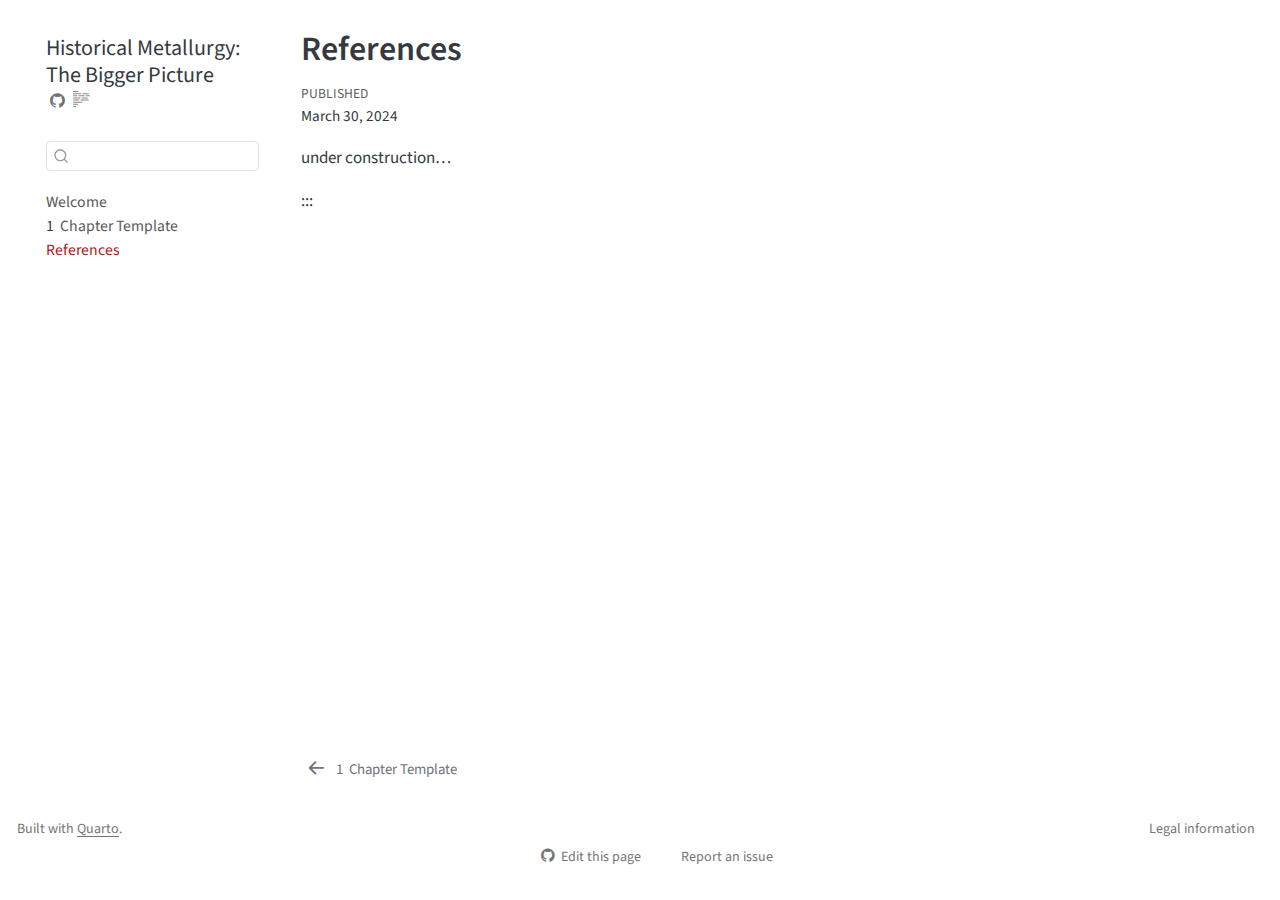
<file: references.html>
<!DOCTYPE html>
<html xmlns="http://www.w3.org/1999/xhtml" lang="en" xml:lang="en"><head>

<meta charset="utf-8">
<meta name="generator" content="quarto-1.4.552">

<meta name="viewport" content="width=device-width, initial-scale=1.0, user-scalable=yes">

<meta name="dcterms.date" content="2024-03-30">

<title>Historical Metallurgy: The Bigger Picture - References</title>
<style>
code{white-space: pre-wrap;}
span.smallcaps{font-variant: small-caps;}
div.columns{display: flex; gap: min(4vw, 1.5em);}
div.column{flex: auto; overflow-x: auto;}
div.hanging-indent{margin-left: 1.5em; text-indent: -1.5em;}
ul.task-list{list-style: none;}
ul.task-list li input[type="checkbox"] {
  width: 0.8em;
  margin: 0 0.8em 0.2em -1em; /* quarto-specific, see https://github.com/quarto-dev/quarto-cli/issues/4556 */ 
  vertical-align: middle;
}
/* CSS for citations */
div.csl-bib-body { }
div.csl-entry {
  clear: both;
}
.hanging-indent div.csl-entry {
  margin-left:2em;
  text-indent:-2em;
}
div.csl-left-margin {
  min-width:2em;
  float:left;
}
div.csl-right-inline {
  margin-left:2em;
  padding-left:1em;
}
div.csl-indent {
  margin-left: 2em;
}</style>


<script src="site_libs/quarto-nav/quarto-nav.js"></script>
<script src="site_libs/quarto-nav/headroom.min.js"></script>
<script src="site_libs/clipboard/clipboard.min.js"></script>
<script src="site_libs/quarto-search/autocomplete.umd.js"></script>
<script src="site_libs/quarto-search/fuse.min.js"></script>
<script src="site_libs/quarto-search/quarto-search.js"></script>
<meta name="quarto:offset" content="./">
<link href="./chapter_dummy.html" rel="prev">
<script src="site_libs/quarto-html/quarto.js"></script>
<script src="site_libs/quarto-html/popper.min.js"></script>
<script src="site_libs/quarto-html/tippy.umd.min.js"></script>
<script src="site_libs/quarto-html/anchor.min.js"></script>
<link href="site_libs/quarto-html/tippy.css" rel="stylesheet">
<link href="site_libs/quarto-html/quarto-syntax-highlighting.css" rel="stylesheet" id="quarto-text-highlighting-styles">
<script src="site_libs/bootstrap/bootstrap.min.js"></script>
<link href="site_libs/bootstrap/bootstrap-icons.css" rel="stylesheet">
<link href="site_libs/bootstrap/bootstrap.min.css" rel="stylesheet" id="quarto-bootstrap" data-mode="light">
<script id="quarto-search-options" type="application/json">{
  "location": "sidebar",
  "copy-button": false,
  "collapse-after": 3,
  "panel-placement": "start",
  "type": "textbox",
  "limit": 50,
  "keyboard-shortcut": [
    "f",
    "/",
    "s"
  ],
  "show-item-context": false,
  "language": {
    "search-no-results-text": "No results",
    "search-matching-documents-text": "matching documents",
    "search-copy-link-title": "Copy link to search",
    "search-hide-matches-text": "Hide additional matches",
    "search-more-match-text": "more match in this document",
    "search-more-matches-text": "more matches in this document",
    "search-clear-button-title": "Clear",
    "search-text-placeholder": "",
    "search-detached-cancel-button-title": "Cancel",
    "search-submit-button-title": "Submit",
    "search-label": "Search"
  }
}</script>
<style>html{ scroll-behavior: smooth; }</style>


<meta property="og:title" content="Historical Metallurgy: The Bigger Picture - References">
<meta property="og:description" content="">
<meta property="og:site_name" content="Historical Metallurgy: The Bigger Picture">
<meta name="twitter:title" content="Historical Metallurgy: The Bigger Picture - References">
<meta name="twitter:description" content="">
<meta name="twitter:card" content="summary">
</head>

<body class="nav-sidebar floating">

<div id="quarto-search-results"></div>
  <header id="quarto-header" class="headroom fixed-top">
  <nav class="quarto-secondary-nav">
    <div class="container-fluid d-flex">
      <button type="button" class="quarto-btn-toggle btn" data-bs-toggle="collapse" data-bs-target=".quarto-sidebar-collapse-item" aria-controls="quarto-sidebar" aria-expanded="false" aria-label="Toggle sidebar navigation" onclick="if (window.quartoToggleHeadroom) { window.quartoToggleHeadroom(); }">
        <i class="bi bi-layout-text-sidebar-reverse"></i>
      </button>
        <nav class="quarto-page-breadcrumbs" aria-label="breadcrumb"><ol class="breadcrumb"><li class="breadcrumb-item"><a href="./references.html">References</a></li></ol></nav>
        <a class="flex-grow-1" role="button" data-bs-toggle="collapse" data-bs-target=".quarto-sidebar-collapse-item" aria-controls="quarto-sidebar" aria-expanded="false" aria-label="Toggle sidebar navigation" onclick="if (window.quartoToggleHeadroom) { window.quartoToggleHeadroom(); }">      
        </a>
      <button type="button" class="btn quarto-search-button" aria-label="" onclick="window.quartoOpenSearch();">
        <i class="bi bi-search"></i>
      </button>
    </div>
  </nav>
</header>
<!-- content -->
<div id="quarto-content" class="quarto-container page-columns page-rows-contents page-layout-article">
<!-- sidebar -->
  <nav id="quarto-sidebar" class="sidebar collapse collapse-horizontal quarto-sidebar-collapse-item sidebar-navigation floating overflow-auto">
    <div class="pt-lg-2 mt-2 text-left sidebar-header">
    <div class="sidebar-title mb-0 py-0">
      <a href="./">Historical Metallurgy: The Bigger Picture</a> 
        <div class="sidebar-tools-main">
    <a href="https://github.com/archaeothommy/historical-metallurgy-bigger-picture" title="Source Code" class="quarto-navigation-tool px-1" aria-label="Source Code"><i class="bi bi-github"></i></a>
  <a href="" class="quarto-reader-toggle quarto-navigation-tool px-1" onclick="window.quartoToggleReader(); return false;" title="Toggle reader mode">
  <div class="quarto-reader-toggle-btn">
  <i class="bi"></i>
  </div>
</a>
</div>
    </div>
      </div>
        <div class="mt-2 flex-shrink-0 align-items-center">
        <div class="sidebar-search">
        <div id="quarto-search" class="" title="Search"></div>
        </div>
        </div>
    <div class="sidebar-menu-container"> 
    <ul class="list-unstyled mt-1">
        <li class="sidebar-item">
  <div class="sidebar-item-container"> 
  <a href="./index.html" class="sidebar-item-text sidebar-link">
 <span class="menu-text">Welcome</span></a>
  </div>
</li>
        <li class="sidebar-item">
  <div class="sidebar-item-container"> 
  <a href="./chapter_dummy.html" class="sidebar-item-text sidebar-link">
 <span class="menu-text"><span class="chapter-number">1</span>&nbsp; <span class="chapter-title">Chapter Template</span></span></a>
  </div>
</li>
        <li class="sidebar-item">
  <div class="sidebar-item-container"> 
  <a href="./references.html" class="sidebar-item-text sidebar-link active">
 <span class="menu-text">References</span></a>
  </div>
</li>
    </ul>
    </div>
</nav>
<div id="quarto-sidebar-glass" class="quarto-sidebar-collapse-item" data-bs-toggle="collapse" data-bs-target=".quarto-sidebar-collapse-item"></div>
<!-- margin-sidebar -->
    <div id="quarto-margin-sidebar" class="sidebar margin-sidebar">
        
    </div>
<!-- main -->
<main class="content" id="quarto-document-content">

<header id="title-block-header" class="quarto-title-block default">
<div class="quarto-title">
<h1 class="title">References</h1>
</div>



<div class="quarto-title-meta">

    
    <div>
    <div class="quarto-title-meta-heading">Published</div>
    <div class="quarto-title-meta-contents">
      <p class="date">March 30, 2024</p>
    </div>
  </div>
  
    
  </div>
  


</header>


<p>under construction…</p>
<div id="refs" role="list" style="display: none">

</div>

<div class="hidden" data-render-id="footer-right-/about.html">
<p>Legal information</p>
</div>
<p>:::</p>


</main> <!-- /main -->
<script id="quarto-html-after-body" type="application/javascript">
window.document.addEventListener("DOMContentLoaded", function (event) {
  const toggleBodyColorMode = (bsSheetEl) => {
    const mode = bsSheetEl.getAttribute("data-mode");
    const bodyEl = window.document.querySelector("body");
    if (mode === "dark") {
      bodyEl.classList.add("quarto-dark");
      bodyEl.classList.remove("quarto-light");
    } else {
      bodyEl.classList.add("quarto-light");
      bodyEl.classList.remove("quarto-dark");
    }
  }
  const toggleBodyColorPrimary = () => {
    const bsSheetEl = window.document.querySelector("link#quarto-bootstrap");
    if (bsSheetEl) {
      toggleBodyColorMode(bsSheetEl);
    }
  }
  toggleBodyColorPrimary();  
  const icon = "";
  const anchorJS = new window.AnchorJS();
  anchorJS.options = {
    placement: 'right',
    icon: icon
  };
  anchorJS.add('.anchored');
  const isCodeAnnotation = (el) => {
    for (const clz of el.classList) {
      if (clz.startsWith('code-annotation-')) {                     
        return true;
      }
    }
    return false;
  }
  const clipboard = new window.ClipboardJS('.code-copy-button', {
    text: function(trigger) {
      const codeEl = trigger.previousElementSibling.cloneNode(true);
      for (const childEl of codeEl.children) {
        if (isCodeAnnotation(childEl)) {
          childEl.remove();
        }
      }
      return codeEl.innerText;
    }
  });
  clipboard.on('success', function(e) {
    // button target
    const button = e.trigger;
    // don't keep focus
    button.blur();
    // flash "checked"
    button.classList.add('code-copy-button-checked');
    var currentTitle = button.getAttribute("title");
    button.setAttribute("title", "Copied!");
    let tooltip;
    if (window.bootstrap) {
      button.setAttribute("data-bs-toggle", "tooltip");
      button.setAttribute("data-bs-placement", "left");
      button.setAttribute("data-bs-title", "Copied!");
      tooltip = new bootstrap.Tooltip(button, 
        { trigger: "manual", 
          customClass: "code-copy-button-tooltip",
          offset: [0, -8]});
      tooltip.show();    
    }
    setTimeout(function() {
      if (tooltip) {
        tooltip.hide();
        button.removeAttribute("data-bs-title");
        button.removeAttribute("data-bs-toggle");
        button.removeAttribute("data-bs-placement");
      }
      button.setAttribute("title", currentTitle);
      button.classList.remove('code-copy-button-checked');
    }, 1000);
    // clear code selection
    e.clearSelection();
  });
    var localhostRegex = new RegExp(/^(?:http|https):\/\/localhost\:?[0-9]*\//);
    var mailtoRegex = new RegExp(/^mailto:/);
      var filterRegex = new RegExp("https:\/\/archaeothommy\.github\.io\/historical-metallurgy-bigger-picture\/");
    var isInternal = (href) => {
        return filterRegex.test(href) || localhostRegex.test(href) || mailtoRegex.test(href);
    }
    // Inspect non-navigation links and adorn them if external
 	var links = window.document.querySelectorAll('a[href]:not(.nav-link):not(.navbar-brand):not(.toc-action):not(.sidebar-link):not(.sidebar-item-toggle):not(.pagination-link):not(.no-external):not([aria-hidden]):not(.dropdown-item):not(.quarto-navigation-tool)');
    for (var i=0; i<links.length; i++) {
      const link = links[i];
      if (!isInternal(link.href)) {
        // undo the damage that might have been done by quarto-nav.js in the case of
        // links that we want to consider external
        if (link.dataset.originalHref !== undefined) {
          link.href = link.dataset.originalHref;
        }
          // target, if specified
          link.setAttribute("target", "_blank");
          if (link.getAttribute("rel") === null) {
            link.setAttribute("rel", "noopener");
          }
      }
    }
  function tippyHover(el, contentFn, onTriggerFn, onUntriggerFn) {
    const config = {
      allowHTML: true,
      maxWidth: 500,
      delay: 100,
      arrow: false,
      appendTo: function(el) {
          return el.parentElement;
      },
      interactive: true,
      interactiveBorder: 10,
      theme: 'quarto',
      placement: 'bottom-start',
    };
    if (contentFn) {
      config.content = contentFn;
    }
    if (onTriggerFn) {
      config.onTrigger = onTriggerFn;
    }
    if (onUntriggerFn) {
      config.onUntrigger = onUntriggerFn;
    }
    window.tippy(el, config); 
  }
  const noterefs = window.document.querySelectorAll('a[role="doc-noteref"]');
  for (var i=0; i<noterefs.length; i++) {
    const ref = noterefs[i];
    tippyHover(ref, function() {
      // use id or data attribute instead here
      let href = ref.getAttribute('data-footnote-href') || ref.getAttribute('href');
      try { href = new URL(href).hash; } catch {}
      const id = href.replace(/^#\/?/, "");
      const note = window.document.getElementById(id);
      if (note) {
        return note.innerHTML;
      } else {
        return "";
      }
    });
  }
  const xrefs = window.document.querySelectorAll('a.quarto-xref');
  const processXRef = (id, note) => {
    // Strip column container classes
    const stripColumnClz = (el) => {
      el.classList.remove("page-full", "page-columns");
      if (el.children) {
        for (const child of el.children) {
          stripColumnClz(child);
        }
      }
    }
    stripColumnClz(note)
    if (id === null || id.startsWith('sec-')) {
      // Special case sections, only their first couple elements
      const container = document.createElement("div");
      if (note.children && note.children.length > 2) {
        container.appendChild(note.children[0].cloneNode(true));
        for (let i = 1; i < note.children.length; i++) {
          const child = note.children[i];
          if (child.tagName === "P" && child.innerText === "") {
            continue;
          } else {
            container.appendChild(child.cloneNode(true));
            break;
          }
        }
        if (window.Quarto?.typesetMath) {
          window.Quarto.typesetMath(container);
        }
        return container.innerHTML
      } else {
        if (window.Quarto?.typesetMath) {
          window.Quarto.typesetMath(note);
        }
        return note.innerHTML;
      }
    } else {
      // Remove any anchor links if they are present
      const anchorLink = note.querySelector('a.anchorjs-link');
      if (anchorLink) {
        anchorLink.remove();
      }
      if (window.Quarto?.typesetMath) {
        window.Quarto.typesetMath(note);
      }
      // TODO in 1.5, we should make sure this works without a callout special case
      if (note.classList.contains("callout")) {
        return note.outerHTML;
      } else {
        return note.innerHTML;
      }
    }
  }
  for (var i=0; i<xrefs.length; i++) {
    const xref = xrefs[i];
    tippyHover(xref, undefined, function(instance) {
      instance.disable();
      let url = xref.getAttribute('href');
      let hash = undefined; 
      if (url.startsWith('#')) {
        hash = url;
      } else {
        try { hash = new URL(url).hash; } catch {}
      }
      if (hash) {
        const id = hash.replace(/^#\/?/, "");
        const note = window.document.getElementById(id);
        if (note !== null) {
          try {
            const html = processXRef(id, note.cloneNode(true));
            instance.setContent(html);
          } finally {
            instance.enable();
            instance.show();
          }
        } else {
          // See if we can fetch this
          fetch(url.split('#')[0])
          .then(res => res.text())
          .then(html => {
            const parser = new DOMParser();
            const htmlDoc = parser.parseFromString(html, "text/html");
            const note = htmlDoc.getElementById(id);
            if (note !== null) {
              const html = processXRef(id, note);
              instance.setContent(html);
            } 
          }).finally(() => {
            instance.enable();
            instance.show();
          });
        }
      } else {
        // See if we can fetch a full url (with no hash to target)
        // This is a special case and we should probably do some content thinning / targeting
        fetch(url)
        .then(res => res.text())
        .then(html => {
          const parser = new DOMParser();
          const htmlDoc = parser.parseFromString(html, "text/html");
          const note = htmlDoc.querySelector('main.content');
          if (note !== null) {
            // This should only happen for chapter cross references
            // (since there is no id in the URL)
            // remove the first header
            if (note.children.length > 0 && note.children[0].tagName === "HEADER") {
              note.children[0].remove();
            }
            const html = processXRef(null, note);
            instance.setContent(html);
          } 
        }).finally(() => {
          instance.enable();
          instance.show();
        });
      }
    }, function(instance) {
    });
  }
      let selectedAnnoteEl;
      const selectorForAnnotation = ( cell, annotation) => {
        let cellAttr = 'data-code-cell="' + cell + '"';
        let lineAttr = 'data-code-annotation="' +  annotation + '"';
        const selector = 'span[' + cellAttr + '][' + lineAttr + ']';
        return selector;
      }
      const selectCodeLines = (annoteEl) => {
        const doc = window.document;
        const targetCell = annoteEl.getAttribute("data-target-cell");
        const targetAnnotation = annoteEl.getAttribute("data-target-annotation");
        const annoteSpan = window.document.querySelector(selectorForAnnotation(targetCell, targetAnnotation));
        const lines = annoteSpan.getAttribute("data-code-lines").split(",");
        const lineIds = lines.map((line) => {
          return targetCell + "-" + line;
        })
        let top = null;
        let height = null;
        let parent = null;
        if (lineIds.length > 0) {
            //compute the position of the single el (top and bottom and make a div)
            const el = window.document.getElementById(lineIds[0]);
            top = el.offsetTop;
            height = el.offsetHeight;
            parent = el.parentElement.parentElement;
          if (lineIds.length > 1) {
            const lastEl = window.document.getElementById(lineIds[lineIds.length - 1]);
            const bottom = lastEl.offsetTop + lastEl.offsetHeight;
            height = bottom - top;
          }
          if (top !== null && height !== null && parent !== null) {
            // cook up a div (if necessary) and position it 
            let div = window.document.getElementById("code-annotation-line-highlight");
            if (div === null) {
              div = window.document.createElement("div");
              div.setAttribute("id", "code-annotation-line-highlight");
              div.style.position = 'absolute';
              parent.appendChild(div);
            }
            div.style.top = top - 2 + "px";
            div.style.height = height + 4 + "px";
            div.style.left = 0;
            let gutterDiv = window.document.getElementById("code-annotation-line-highlight-gutter");
            if (gutterDiv === null) {
              gutterDiv = window.document.createElement("div");
              gutterDiv.setAttribute("id", "code-annotation-line-highlight-gutter");
              gutterDiv.style.position = 'absolute';
              const codeCell = window.document.getElementById(targetCell);
              const gutter = codeCell.querySelector('.code-annotation-gutter');
              gutter.appendChild(gutterDiv);
            }
            gutterDiv.style.top = top - 2 + "px";
            gutterDiv.style.height = height + 4 + "px";
          }
          selectedAnnoteEl = annoteEl;
        }
      };
      const unselectCodeLines = () => {
        const elementsIds = ["code-annotation-line-highlight", "code-annotation-line-highlight-gutter"];
        elementsIds.forEach((elId) => {
          const div = window.document.getElementById(elId);
          if (div) {
            div.remove();
          }
        });
        selectedAnnoteEl = undefined;
      };
        // Handle positioning of the toggle
    window.addEventListener(
      "resize",
      throttle(() => {
        elRect = undefined;
        if (selectedAnnoteEl) {
          selectCodeLines(selectedAnnoteEl);
        }
      }, 10)
    );
    function throttle(fn, ms) {
    let throttle = false;
    let timer;
      return (...args) => {
        if(!throttle) { // first call gets through
            fn.apply(this, args);
            throttle = true;
        } else { // all the others get throttled
            if(timer) clearTimeout(timer); // cancel #2
            timer = setTimeout(() => {
              fn.apply(this, args);
              timer = throttle = false;
            }, ms);
        }
      };
    }
      // Attach click handler to the DT
      const annoteDls = window.document.querySelectorAll('dt[data-target-cell]');
      for (const annoteDlNode of annoteDls) {
        annoteDlNode.addEventListener('click', (event) => {
          const clickedEl = event.target;
          if (clickedEl !== selectedAnnoteEl) {
            unselectCodeLines();
            const activeEl = window.document.querySelector('dt[data-target-cell].code-annotation-active');
            if (activeEl) {
              activeEl.classList.remove('code-annotation-active');
            }
            selectCodeLines(clickedEl);
            clickedEl.classList.add('code-annotation-active');
          } else {
            // Unselect the line
            unselectCodeLines();
            clickedEl.classList.remove('code-annotation-active');
          }
        });
      }
  const findCites = (el) => {
    const parentEl = el.parentElement;
    if (parentEl) {
      const cites = parentEl.dataset.cites;
      if (cites) {
        return {
          el,
          cites: cites.split(' ')
        };
      } else {
        return findCites(el.parentElement)
      }
    } else {
      return undefined;
    }
  };
  var bibliorefs = window.document.querySelectorAll('a[role="doc-biblioref"]');
  for (var i=0; i<bibliorefs.length; i++) {
    const ref = bibliorefs[i];
    const citeInfo = findCites(ref);
    if (citeInfo) {
      tippyHover(citeInfo.el, function() {
        var popup = window.document.createElement('div');
        citeInfo.cites.forEach(function(cite) {
          var citeDiv = window.document.createElement('div');
          citeDiv.classList.add('hanging-indent');
          citeDiv.classList.add('csl-entry');
          var biblioDiv = window.document.getElementById('ref-' + cite);
          if (biblioDiv) {
            citeDiv.innerHTML = biblioDiv.innerHTML;
          }
          popup.appendChild(citeDiv);
        });
        return popup.innerHTML;
      });
    }
  }
});
</script>
<nav class="page-navigation">
  <div class="nav-page nav-page-previous">
      <a href="./chapter_dummy.html" class="pagination-link" aria-label="Chapter Template">
        <i class="bi bi-arrow-left-short"></i> <span class="nav-page-text"><span class="chapter-number">1</span>&nbsp; <span class="chapter-title">Chapter Template</span></span>
      </a>          
  </div>
  <div class="nav-page nav-page-next">
  </div>
</nav>
</div> <!-- /content -->
<footer class="footer">
  <div class="nav-footer">
    <div class="nav-footer-left">
      <ul class="footer-items list-unstyled">
    <li class="nav-item">
 Built with <a href="https://quarto.org/">Quarto</a>.
  </li>  
</ul>
    </div>   
    <div class="nav-footer-center">
      &nbsp;
    <div class="toc-actions"><ul><li><a href="https://github.com/archaeothommy/historical-metallurgy-bigger-picture/edit/main/references.qmd" class="toc-action"><i class="bi bi-github"></i>Edit this page</a></li><li><a href="https://github.com/archaeothommy/historical-metallurgy-bigger-picture/issues/new" class="toc-action"><i class="bi empty"></i>Report an issue</a></li></ul></div></div>
    <div class="nav-footer-right">
      <ul class="footer-items list-unstyled">
    <li class="nav-item">
    <a class="nav-link" href="./about.html">
 Legal information
    </a>
  </li>  
</ul>
    </div>
  </div>
</footer>




<script src="site_libs/quarto-html/zenscroll-min.js"></script>
</body></html>
</file>
<file: site_libs/quarto-html/tippy.css>
.tippy-box[data-animation=fade][data-state=hidden]{opacity:0}[data-tippy-root]{max-width:calc(100vw - 10px)}.tippy-box{position:relative;background-color:#333;color:#fff;border-radius:4px;font-size:14px;line-height:1.4;white-space:normal;outline:0;transition-property:transform,visibility,opacity}.tippy-box[data-placement^=top]>.tippy-arrow{bottom:0}.tippy-box[data-placement^=top]>.tippy-arrow:before{bottom:-7px;left:0;border-width:8px 8px 0;border-top-color:initial;transform-origin:center top}.tippy-box[data-placement^=bottom]>.tippy-arrow{top:0}.tippy-box[data-placement^=bottom]>.tippy-arrow:before{top:-7px;left:0;border-width:0 8px 8px;border-bottom-color:initial;transform-origin:center bottom}.tippy-box[data-placement^=left]>.tippy-arrow{right:0}.tippy-box[data-placement^=left]>.tippy-arrow:before{border-width:8px 0 8px 8px;border-left-color:initial;right:-7px;transform-origin:center left}.tippy-box[data-placement^=right]>.tippy-arrow{left:0}.tippy-box[data-placement^=right]>.tippy-arrow:before{left:-7px;border-width:8px 8px 8px 0;border-right-color:initial;transform-origin:center right}.tippy-box[data-inertia][data-state=visible]{transition-timing-function:cubic-bezier(.54,1.5,.38,1.11)}.tippy-arrow{width:16px;height:16px;color:#333}.tippy-arrow:before{content:"";position:absolute;border-color:transparent;border-style:solid}.tippy-content{position:relative;padding:5px 9px;z-index:1}
</file>
<file: site_libs/quarto-html/quarto-syntax-highlighting.css>
/* quarto syntax highlight colors */
:root {
  --quarto-hl-ot-color: #003B4F;
  --quarto-hl-at-color: #657422;
  --quarto-hl-ss-color: #20794D;
  --quarto-hl-an-color: #5E5E5E;
  --quarto-hl-fu-color: #4758AB;
  --quarto-hl-st-color: #20794D;
  --quarto-hl-cf-color: #003B4F;
  --quarto-hl-op-color: #5E5E5E;
  --quarto-hl-er-color: #AD0000;
  --quarto-hl-bn-color: #AD0000;
  --quarto-hl-al-color: #AD0000;
  --quarto-hl-va-color: #111111;
  --quarto-hl-bu-color: inherit;
  --quarto-hl-ex-color: inherit;
  --quarto-hl-pp-color: #AD0000;
  --quarto-hl-in-color: #5E5E5E;
  --quarto-hl-vs-color: #20794D;
  --quarto-hl-wa-color: #5E5E5E;
  --quarto-hl-do-color: #5E5E5E;
  --quarto-hl-im-color: #00769E;
  --quarto-hl-ch-color: #20794D;
  --quarto-hl-dt-color: #AD0000;
  --quarto-hl-fl-color: #AD0000;
  --quarto-hl-co-color: #5E5E5E;
  --quarto-hl-cv-color: #5E5E5E;
  --quarto-hl-cn-color: #8f5902;
  --quarto-hl-sc-color: #5E5E5E;
  --quarto-hl-dv-color: #AD0000;
  --quarto-hl-kw-color: #003B4F;
}

/* other quarto variables */
:root {
  --quarto-font-monospace: SFMono-Regular, Menlo, Monaco, Consolas, "Liberation Mono", "Courier New", monospace;
}

pre > code.sourceCode > span {
  color: #003B4F;
}

code span {
  color: #003B4F;
}

code.sourceCode > span {
  color: #003B4F;
}

div.sourceCode,
div.sourceCode pre.sourceCode {
  color: #003B4F;
}

code span.ot {
  color: #003B4F;
  font-style: inherit;
}

code span.at {
  color: #657422;
  font-style: inherit;
}

code span.ss {
  color: #20794D;
  font-style: inherit;
}

code span.an {
  color: #5E5E5E;
  font-style: inherit;
}

code span.fu {
  color: #4758AB;
  font-style: inherit;
}

code span.st {
  color: #20794D;
  font-style: inherit;
}

code span.cf {
  color: #003B4F;
  font-style: inherit;
}

code span.op {
  color: #5E5E5E;
  font-style: inherit;
}

code span.er {
  color: #AD0000;
  font-style: inherit;
}

code span.bn {
  color: #AD0000;
  font-style: inherit;
}

code span.al {
  color: #AD0000;
  font-style: inherit;
}

code span.va {
  color: #111111;
  font-style: inherit;
}

code span.bu {
  font-style: inherit;
}

code span.ex {
  font-style: inherit;
}

code span.pp {
  color: #AD0000;
  font-style: inherit;
}

code span.in {
  color: #5E5E5E;
  font-style: inherit;
}

code span.vs {
  color: #20794D;
  font-style: inherit;
}

code span.wa {
  color: #5E5E5E;
  font-style: italic;
}

code span.do {
  color: #5E5E5E;
  font-style: italic;
}

code span.im {
  color: #00769E;
  font-style: inherit;
}

code span.ch {
  color: #20794D;
  font-style: inherit;
}

code span.dt {
  color: #AD0000;
  font-style: inherit;
}

code span.fl {
  color: #AD0000;
  font-style: inherit;
}

code span.co {
  color: #5E5E5E;
  font-style: inherit;
}

code span.cv {
  color: #5E5E5E;
  font-style: italic;
}

code span.cn {
  color: #8f5902;
  font-style: inherit;
}

code span.sc {
  color: #5E5E5E;
  font-style: inherit;
}

code span.dv {
  color: #AD0000;
  font-style: inherit;
}

code span.kw {
  color: #003B4F;
  font-style: inherit;
}

.prevent-inlining {
  content: "</";
}

/*# sourceMappingURL=debc5d5d77c3f9108843748ff7464032.css.map */
</file>
